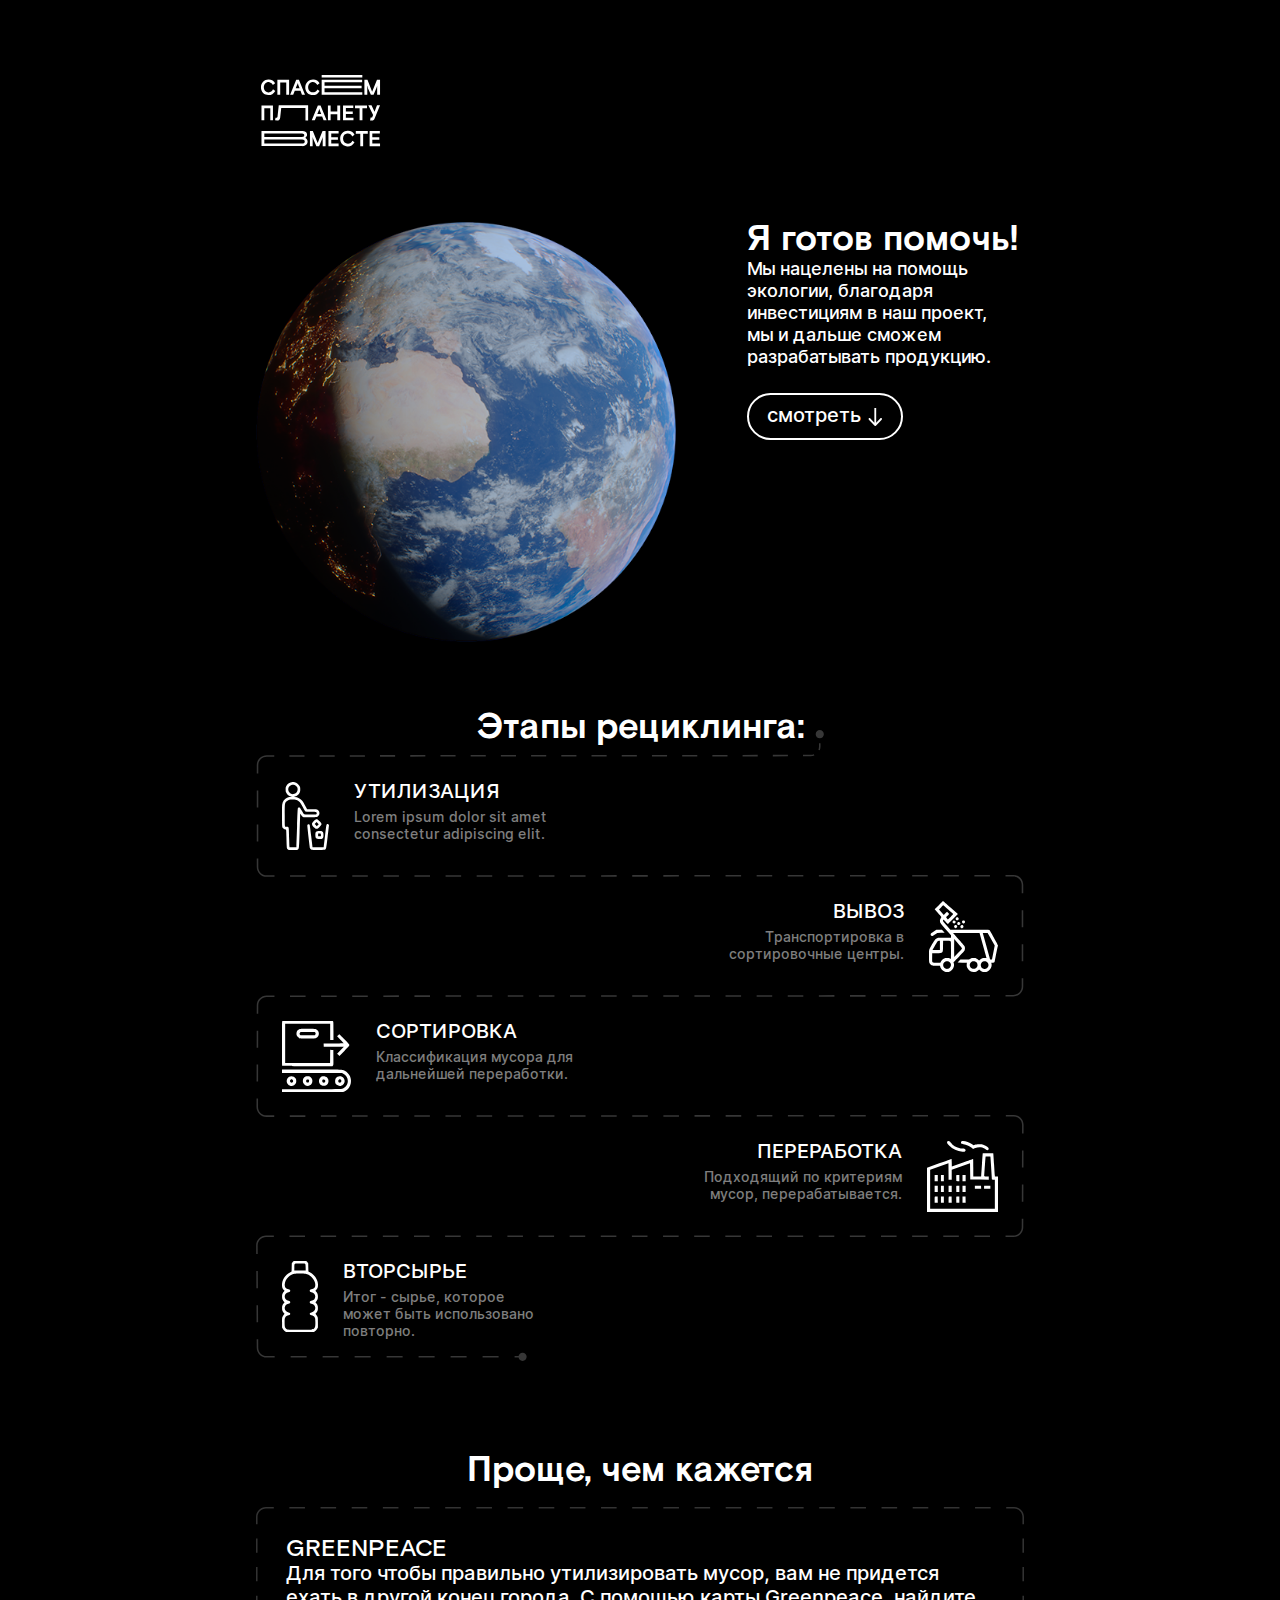
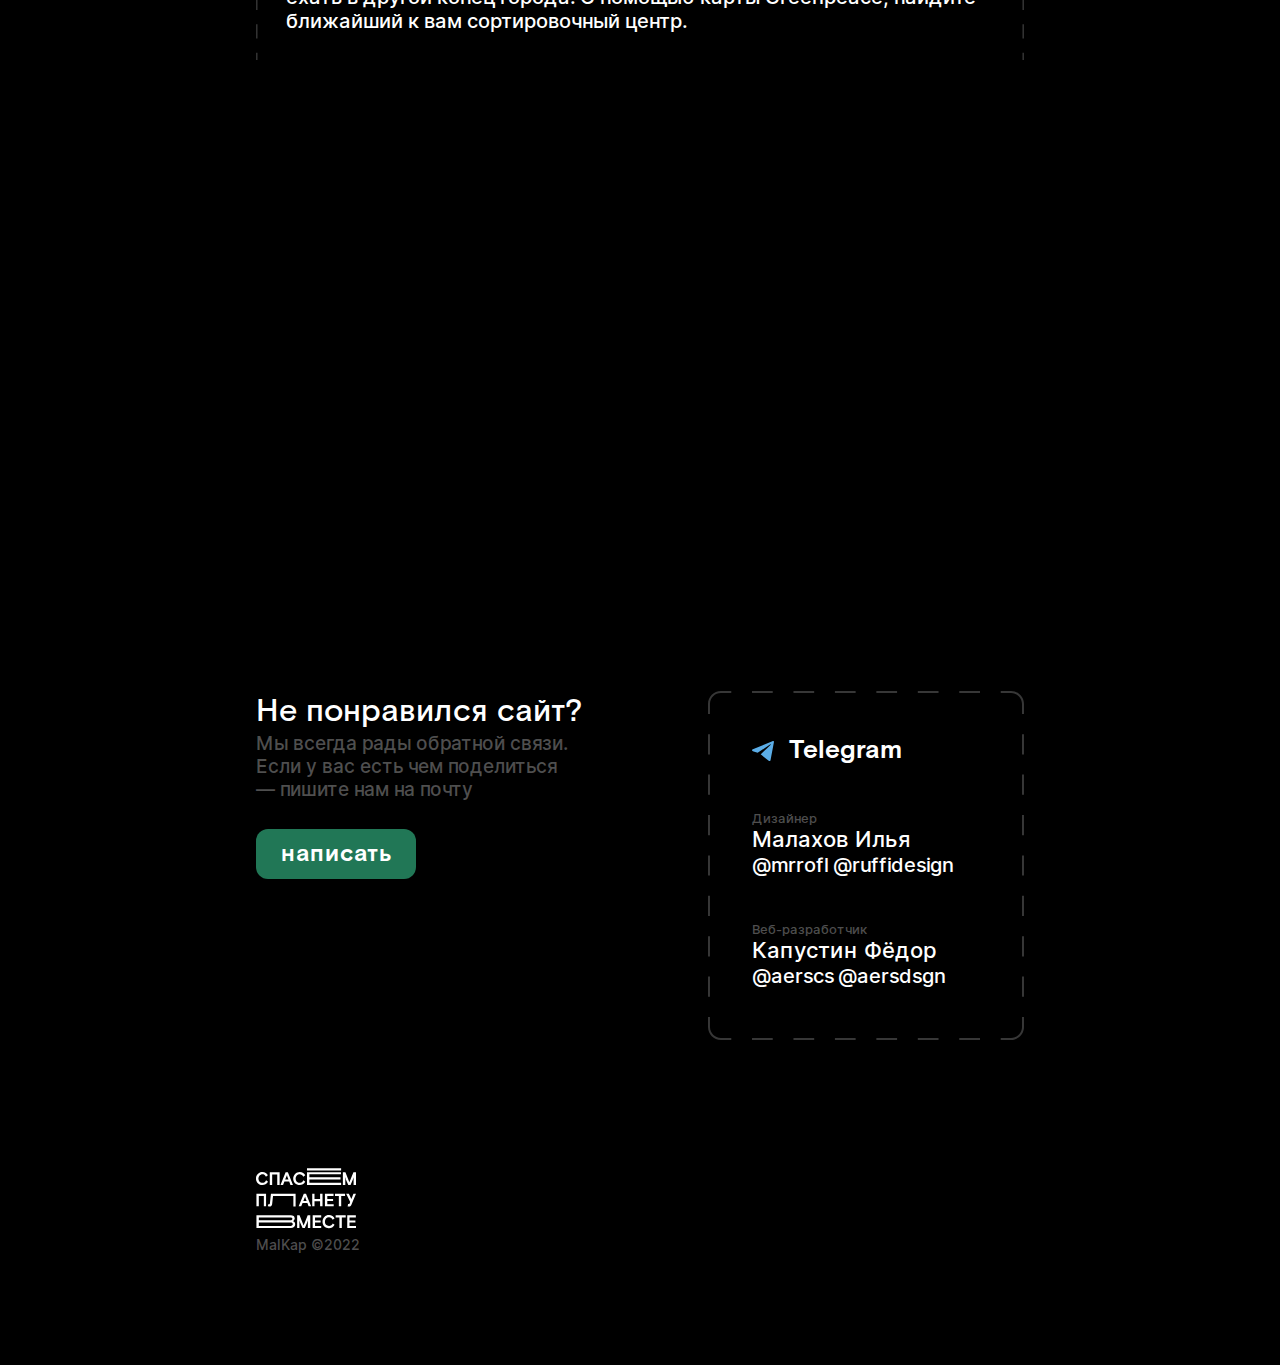
<file: index.html>
<!doctype html>
<html lang="ru">
    <head>
        <meta charset="UTF-8">
        <meta http-equiv="X-UA-Compatible" content="ie=edge">
        <link rel="stylesheet" href="./css/reset.css"> <!--CSS RESET-->
        <link rel="stylesheet" href="./css/style.css"> <!--Main stylesheet-->
        <link rel="stylesheet" href="./css/phonestyle.css"> <!--Mobile Responsive stylesheet-->
        <link rel="stylesheet" href="./css/tabletstyle.css"> <!--Tablet Adaptive stylesheet -->
	    <link rel="icon" type="image/x-icon" href="images/mklogo.ico">
        <meta name="viewport" content="width=device-width, initial-scale=1.0">
        <title> MalKap Workspace </title>
    </head>
    
    <body>
        <div class="container">
            <div id="header" class="header">
                <a href="https://malkap.space" class="spt_img"></a>
            </div>
            <div id="titlepage" class="titlepage">
                <div class="earth_img"></div>
                <div class="maintext">
                    <h1 class="main_title">Я готов помочь!</h1>
                    <p class="main_p">Мы нацелены на помощь экологии, благодаря инвестициям  в наш проект, мы и дальше сможем разрабатывать продукцию.</p>
                    <div class="button">
                        <a href="#greenpeace" class="btn">
                            <div class="watchtext">смотреть</div>
                            <div class="arrowdn"></div>
                        </a>
                    </div>
                </div>
            </div>
            <div class="recyclinglevels">
                <h1 class="levels_title">Этапы рециклинга:</h1>
                <div class="levelsof">
                    <div class="util">
                        <div class="trash_img"></div>
                        <div class="utiltext">
                            <h3 class="util_title">УТИЛИЗАЦИЯ</h3>
                            <p class="util_p">Lorem ipsum dolor sit amet consectetur adipiscing elit.</p>
                        </div>
                    </div>
                    <div class="removal">
                        <div class="removaltext">
                            <h3 class="removal_title">ВЫВОЗ</h3>
                            <p class="removal_p">Транспортировка в сортировочные центры.</p>
                        </div>
                        <div class="truck_img"></div>
                    </div>
                    <div class="sort">
                        <div class="sort_img"></div>
                        <div class="sorttext">
                            <h3 class="sort_title">СОРТИРОВКА</h3>
                            <p class="sort_p">Классификация мусора для дальнейшей переработки.</p>
                        </div>
                    </div>
                    <div class="fabric">
                        <div class="fabrictext">
                            <h3 class="fabric_title">ПЕРЕРАБОТКА</h3>
                            <p class="fabric_p">Подходящий по критериям мусор, перерабатывается.</p>
                        </div>
                        <div class="fabric_img"></div>
                    </div>
                    <div class="recyclables">
                        <div class="recyclables_img"></div>
                        <div class="recyclablestext">
                            <h3 class="recyclables_title">ВТОРСЫРЬЕ</h3>
                            <p class="recyclables_p">Итог - сырье, которое может быть использовано повторно.</p>
                        </div>
                    </div>
                </div>
            </div>
            <div id="greenpeace" class="greenpeace">
                <h1 class="easierthan_title">Проще, чем кажется</h1>
                <div class="greenpeace_bg">
                    <div class="greenpeacetext">
                        <h2 class="greenpeace_title">GREENPEACE</h2>
                        <p class="greenpeace_p">Для того чтобы правильно утилизировать мусор, вам не придется ехать в другой конец города. С помощью карты Greenpeace, найдите ближайший к вам сортировочный центр.</p>
                    </div>
                </div>
                <iframe class="map" src="https://recyclemap.ru/?frame_mode=1" width="100%" height="100%" frameborder="0" loading="lazy"></iframe>
            </div>
            <div class="feedback">
                <div class="post">
                    <h2 class="post_title">Не понравился сайт?</h2>
                    <p class="post_p">Мы всегда рады обратной связи. Если у вас есть чем поделиться
                        — пишите нам на почту</p>
                    <a href="mailto:feedbackmalkap@gmail.com" class="fbutton">написать</a>
                </div>
               <div class="telegram">
                    <div class="tglogo">
                        <div class="tg_img"></div>
                        <p class="tg_title">Telegram</p>
                    </div>
                   <div class="ilya">
                       <h4 class="designer">Дизайнер</h4>
                       <h3 class="iname">Малахов Илья</h3>
                       <a href="https://t.me/mrrofl" class="mrrofl">@mrrofl</a>
                       <a href="https://t.me/ruffidesign" class="ruffidesign">@ruffidesign</a>
                   </div>
                   <div class="fedor">
                       <h4 class="webdev">Веб-разработчик</h4>
                       <h3 class="fname">Капустин Фёдор</h3>
                       <a href="https://t.me/aerscs" class="aerscs">@aerscs</a>
                       <a href="https://t.me/aersdsgn" class="aersdsgn">@aersdsgn</a>
                   </div>
               </div>
            </div>
            <div class="latest">
                <a href="https://malkap.space" class="fspt_img"></a>
                <h3 class="copyright">MalKap ©2022</h3>
            </div>
        </div>
    </body>
</html>
</file>
<file: css/style.css>
@font-face {
    font-family: "basisgrotesquepro";
    src: url(./fonts/basisgrotesquepro-black.eot);
    src: url(./fonts/basisgrotesquepro-black.eot?#iefix) format("embedded-opentype");
    src: url(./fonts/basisgrotesquepro-black.woff2) format("woff2");
    src: url(./fonts/basisgrotesquepro-black.woff) format("woff");
    src: url(./fonts/basisgrotesquepro-black.ttf) format("truetype");
    font-weight: bolder;
    font-style: normal;
}

@font-face {
    font-family: "basisgrotesquepro";
    src: url(./fonts/basisgrotesquepro-bold.eot);
    src: url(./fonts/basisgrotesquepro-bold.eot?#iefix) format("embedded-opentype");
    src: url(./fonts/basisgrotesquepro-bold.woff2) format("woff2");
    src: url(./fonts/basisgrotesquepro-bold.woff) format("woff");
    src: url(./fonts/basisgrotesquepro-bold.ttf) format("truetype");
    font-weight: bold;
    font-style: normal;
}

@font-face {
    font-family: "basisgrotesquepro";
    src: url(./fonts/basisgrotesquepro-medium.eot);
    src: url(./fonts/basisgrotesquepro-medium.eot?#iefix) format("embedded-opentype");
    src: url(./fonts/basisgrotesquepro-medium.woff2) format("woff2");
    src: url(./fonts/basisgrotesquepro-medium.woff) format("woff");
    src: url(./fonts/basisgrotesquepro-medium.ttf) format("truetype");
    font-weight: normal;
    font-style: normal;

}

@font-face {
    font-family: "inter";
    src: url(./fonts/inter-medium.eot);
    src: url(./fonts/inter-medium.eot?#iefix) format("embedded-opentype");
    src: url(./fonts/inter-medium.woff2) format("woff2");
    src: url(./fonts/inter-medium.woff) format("woff");
    src: url(./fonts/inter-medium.ttf) format("truetype");
    font-weight: normal;
    font-style: normal;

}

html {
    scroll-behavior: smooth;
}

body {
    -webkit-font-smoothing: antialiased !important;
    -moz-osx-font-smoothing: grayscale !important;
    background: #000000;
    margin:0;
    padding:0;
}

*,
*:before,
*:after {
        box-sizing: border-box;
}

h1,h2,h3,h4,h5,h6,p {
    margin: 0;
    color: #fff;
}

h1{
    font-family: "basisgrotesquepro";
    font-weight: bolder;
    font-size: 48px;
}

h2{
    text-align: left;
    font-family: "basisgrotesquepro";
    font-weight: bold;
    font-size: 36px;
}

h3{
    font-family: "inter";
    font-weight: normal;
    font-size: 24px;
}

h4{
    font-family: "inter";
    font-weight: normal;
    font-size: 24px;
    color: #ffffff50;
}

p{
    font-family: "inter";
    font-weight: normal;
}

.container {
    width: 100%;
    max-width: 1000px;
    margin: 0 auto;
}

.header{
    margin-top: 75px;
    width: 100%;
    display: flex;
    justify-content: flex-start;
}

.spt_img{
    width: 129px;
    height: 72px;
    background: url(../images/spt.svg) center top no-repeat;
    background-size: 100% 100%; 
}

.titlepage{
    margin-top: 75px;
    display: flex;
    justify-content: flex-start;
}

.earth_img{
    width: 539px;
    height: 539px;
    background: url(../images/earth.webp) center top no-repeat;
    background-size: 100%;
}   

.maintext{
    margin-left: 91px;
}

.main_p{
    font-size: 23px;
    line-height: 28px;
    max-width: 350px;
}

.button{
    margin-top: 25px;
    max-width: 215px;
    max-height: 60px;
}

.btn{
    padding-left: 22px;
    padding-top: 10px;
    padding-bottom: 14px;
    padding-right: 22px;
    display: flex;
    align-items: flex-end;
    justify-content: space-between;
    text-decoration: none;
    
    border: 2px solid #fff;
    border-radius: 32px;
}

.watchtext{
    font-family: "inter";
    font-weight: normal;
    font-size: 28px;
    color: #fff;
    text-transform: lowercase;
    line-height: 24px;
}

.arrowdn{
    width: 22px;
    height: 29px;
    background: url(../images/arrow.svg) center top no-repeat;
    background-size: 100% 100%; 
}

.recyclinglevels{
    height: 858px;
    background: url(../images/recyclebg.svg) center center no-repeat;
    background-size: 100% 100%;
    display: flex;
    justify-content: center;
    margin-top: 68px;
}

.levels_title{
    font-weight: bold;
    margin-top: -18px;
    position: absolute;
    text-align: center;
}

.levelsof{
    display: flex;
    flex-direction: column;
    margin-top: 52px;
    justify-content: flex-start;
    width: 100%;
}

.levelsof > div {
    margin: 1px;
    padding: 38px;
    height: 154px;
  }

  .levelsof > div > div > p {
    margin-top: 0.5em;
  }

.util,
.sort,
.recyclables{
    display: flex;
    justify-content: flex-start;
}

.removal,
.fabric{
    display: flex;
    justify-content: flex-end;
}

.utiltext,
.sorttext,
.recyclablestext{
    margin-left: 38px;
    text-align: left;
}

.removaltext,
.fabrictext{
    margin-right: 38px;
    text-align: right;
}

.util_p,
.removal_p,
.sort_p,
.fabric_p,
.recyclables_p{
    font-weight: normal;
    font-size: 16px;
    line-height: 19px;
    color: rgb(255, 255, 255, 0.5);
    width: 234px;
}

.trash_img{
    background: url(../images/trash.svg) center center no-repeat;
    background-size: 100%;
    width: 54px;
    height: 78px;
}

.truck_img{
    background: url(../images/truck.svg) center center no-repeat;
    background-size: 100%;
    width: 76px;
    height: 78px;
}

.sort_img{
    background: url(../images/sort.svg) center center no-repeat;
    background-size: 100%;
    width: 75px;
    height: 78px;
}

.fabric_img{
    background: url(../images/fabric.svg) center center no-repeat;
    background-size: 100%;
    width: 78px;
    height: 78px;
}

.recyclables_img{
    background: url(../images/recyclables.svg) center center no-repeat;
    background-size: 100%;
    width: 39px;
    height: 78px;
}

.greenpeace{
    width: 100%;
    text-align: center;
    margin-top: 86px;
    height: 872px;
    display: flex;
    flex-direction: column;
}

.easierthan_title{
    font-weight: bold;
    text-align: center;
}

.greenpeace_bg{
    margin-top: 21px;
    height: 199px;
    width: 100%;
    background: url(../images/easierpath.svg) center top no-repeat;
    background-size: 100%;
    padding: 30px;
}

.greenpeace_p{
    text-align: left;
    font-weight: normal;
    font-size: 23px;
    line-height: 28px;
    color: #FFFFFF;
    width: 867px;
}

.map{
    width: 100%;
    height: 600px;
}

.feedback{
    margin-top: 150px;
    height: 365px;
    display: flex;
    flex-direction: row;
    justify-content: space-between;
    
}

.feedback > div > div > h4{
    font-size: 15px;
    line-height: 18px;
}

.post_title{
    font-size: 36px;
    line-height: 46px;
}

.post_p{
    font-family: "inter";
    font-size: 22px;
    line-height: 28px;
    color: #ffffff50;
    width: 384px;
}

.fbutton{
    margin-top: 28px;
    width: 160px;
    height: 50px;
    display: flex;
    justify-content: center;
    align-items: center;
    background-color: #217756;
    border-radius: 12px;
    font-family: "basisgrotesquepro";
    font-weight: bold;
    font-size: 24px;
    text-decoration: none;
    color: #fff;

}

.telegram{
    width: 387px;
    height: 367px;
    background: url(../images/tgpath.svg) center center no-repeat;
    background-size: 100%;
    display: flex;
    flex-direction: column;
    padding: 40px;
}

.tglogo{
    display: flex;
    flex-direction: row;
    justify-content: flex-start;
    align-items: center;
}

.tg_title{
    font-family: "basisgrotesquepro";
    font-weight: bold;
    line-height: 31px;
    text-decoration: none;
    color: #fff;
    font-size: 32px;
    margin-left: 15px;
}

.tg_img{
    width: 26px;
    height: 23px;
    background: url(../images/tglogo.svg) center center no-repeat;
    background-size: 100%;
}

.ilya,
.fedor{
    margin-top: 44px;
}

.iname,
.fname{
    font-size: 24px;
    line-height: 29px;
}

.mrrofl,
.ruffidesign,
.aerscs,
.aersdsgn{
    font-family: "inter";
    font-weight: normal;
    font-size: 24px;
    line-height: 29px;
    text-decoration: none;
    color: #fff;
}

.latest{
    margin-top: 110px;
    margin-bottom: 110px;
}

.fspt_img{
    display: inline-block;
    width: 100px;
    height: 65px;
    background: url(../images/spt.svg) center top no-repeat;
    background-size: 100% 100%;
}

.copyright{
    font-size: 14px;
    line-height: 21px;
    color: #ffffff50;
}
</file>
<file: css/phonestyle.css>
/*100×([px]÷[resolution])=[vw]*/

@media screen and (max-width: 768px){

    h1{
        font-family: "basisgrotesquepro";
        font-weight: bold;
        font-size: 7.22vw;
    }
    
    h2{
        text-align: left;
        font-family: "basisgrotesquepro";
        font-weight: normal;
        font-size: 7.22vw;
        line-height: 46px;
    }
    
    h3{
        font-family: "inter";
        font-weight: normal;
        font-size: 4.44px;
    }
    
    .container {
        display: flex;
        flex-direction: column;
        justify-content: center;
        align-content: center;
        align-items: center;
        width: 89%;
    }

    .header{
        margin-top: 18px;
        justify-content: center;
    }

    .titlepage{
        width: 100vw;
        height: 164.17vw;
        margin-top: 4.16vw;
        flex-direction: column;
        justify-content: space-between;
        background: url(../images/titlepathmob.svg) center top no-repeat;
        background-size: 100% 100%;
    }
    
    .earth_img{
        margin-left: -52.78vw;
        width: 114.72vw;
        height: 114.72vw;
        transform: scaleX(-1); 
    }   
    
    .maintext{
        margin-bottom: 5.28vw;
        margin-left: 11.11vw;
    }
    
    .main_title{
        line-height: 11.39vw;
        font-weight: bold;
        font-size: 8.89vw;
    }
    
    .main_p{
        font-weight: normal;
        font-size: 4.17vw;
        line-height: 5vw;
        color: #fff;
        width: 60vw;
        min-width: 60vw;
    }
    
    .button{
        position: absolute;
        margin-top: -60vw;
        margin-left: 62vw;
        width: 14.72vw;
        height: 14.72vw;
        background: url(../images/buttonmob.svg) center center no-repeat;
        background-size: 100% 100%;
        max-width: 14.72vw;
        max-height: 14.7vh;

    }
    
    .btn{
        width: 14.72vw;
        height: 14.72vw;
        padding-bottom: 12px;
        display: flex;
        border: none;
    }
    
    .watchtext,
    .arrowdn{
        display: none;
    }

    .recyclinglevels{
        height: 150.46vw;
        background: url(../images/recyclebgmob.svg) center center no-repeat;
        background-size: 100% 100%;
        margin-top: 30.74vw;
    }
    
    .levels_title{
        margin-left: -10vw;
        margin-top: -10.19vw;
    }
    
    .levelsof{
        align-items: center;
        margin-top: 1.94vw;
    }
    
    .levelsof > div{
        padding: 6.11vw;
        height: 28.06vw;
        width: 89.44vw;
    }
    
    .levelsof > div > div > p{
        font-size: 3.05vw;
        line-height: 3.61vw;
    }
    
    .levelsof > div > div > h3{
        font-size: 4.44vw;
    }
    
    .utiltext,
    .sorttext,
    .recyclablestext{
        margin-left: 4.16vw;
    }
        
    .removaltext,
    .fabrictext{
        margin-right: 4.16vw;
    }
    
    .util_p,
    .removal_p,
    .sort_p,
    .fabric_p,
    .recyclables_p{
        width: 45.85vw;
    }
        
    .trash_img{
        width: 9.72vw;
        height: 14.16vw;
    }

    .truck_img{
        width: 13.88vw;
        height: 14.16vw;
    }

    .sort_img{
        width: 13.88vw;
        height: 14.16vw;
    }

    .fabric_img{
        width: 13.88vw;
        height: 14.16vw;
    }

    .recyclables_img{
        width: 8.33vw;
        height: 16.11vw;
    }

    .greenpeace{
        margin-top: 14.72vw;
        height: 169.17vw;
    }

    .greenpeace_bg{
        height: 49.16vw;
        width: 88.88vw;
        background: url(../images/easierpathmob.svg) center top no-repeat;
        background-size: 100% 100%;
        padding: 0px;
    }

    .greenpeacetext{
        padding: 5.55vw;
    }


    .greenpeace_title{
        font-weight: normal;
        font-size: 6.11vw;
        line-height: 7.77vw;
    }
    
    .greenpeace_p{
        font-size: 4.17vw;
        line-height: 5vw;
        color: #ffffff50;
        width: 68.88vw;
    }
    
    .map{
        width: 88.88vw;
        height: 88.88vw;
    }

    .feedback{
        margin-top: 0;
        height: 148.61vw;
        flex-direction: column;
        
    }

    .post_title{
        font-size: 7.22vw;
        line-height: 9.44vw;
    }
    
    .post_p{
        font-size: 4.17vw;
        line-height: 5.28vw;
        width: 68.61vw;
    }
    
    .fbutton{
        margin-top: 5vw;
        width: 34.17vw;
        height: 10.83vw;
        font-size: 5.56vw;
    }
    
    .telegram{
        width: 89.16vw;
        height: 86.38vw;
        background: url(../images/tgpathmob.svg) center center no-repeat;
        background-size: 100% 100%;
        padding: 11.11vw;
    }
    
    .tg_title{
        line-height: 8.89vw;
        font-size: 7.22vw;
        margin-left: 3.61vw;
    }
    
    .tg_img{
        width: 6.67vw;
        height: 6.11vw;
    }
    
    .ilya,
    .fedor{
        margin-top: 8.33vw;
    }
    
    .iname,
    .fname{
        font-size: 6.11vw;
        line-height: 7.5vw;
    }
    
    .mrrofl,
    .ruffidesign,
    .aerscs,
    .aersdsgn{
        font-size: 5.55vw;
        line-height: 6.66vw;
    }

    .latest{
        margin-top: 10.27vw;
        margin-bottom: 10.27vw;
    }
    
    .fspt_img{
        width: 22vw;
        height: 14.33vw;
    }

    .copyright{
        font-size: 3.05vw;
        line-height: 3.61vw;
    }
}
</file>
<file: css/tabletstyle.css>
@media screen and (max-width: 1440px) and (min-width: 769px){
    
h1{
    font-size: 36px;
}

h2{
    font-weight: normal;
    font-size: 24px;
}

h3{
    font-size: 20px;
}

h4{
    font-size: 14px;
}

.container {
    max-width: 768px;
}

.earth_img{
    width: 420px;
    height: 420px;
}   

.maintext{
    margin-left: 71px;
}

.main_p{
    font-size: 18px;
    line-height: 22px;
    max-width: 251px;
}

.button{
    margin-top: 25px;
    max-width: 156px;
    max-height: 44px;
}

.btn{
    display: inline-block;
    vertical-align: top;
    padding-left: 18px;
    padding-top: 8px;
    padding-bottom: 11px;
    padding-right: 19px;
    display: flex;
    align-items: flex-end;
    justify-content: space-between;
    text-decoration: none;
    
    border: 2px solid #fff;
    border-radius: 32px;
}

.watchtext{
    font-size: 20px;
}

.arrowdn{
    width: 14px;
    height: 19px;
    background: url(../images/arrow.svg) center top no-repeat;
    background-size: 100% 
}

.recyclinglevels{
    height: 671px;
}

.levels_title{
    margin-top: 0px;
}

.levelsof{
    margin-top: 45px;
}

.levelsof > div {
    margin: 1px;
    padding: 25px;
    height: 118px;
  }

.utiltext,
.sorttext,
.recyclablestext{
    margin-left: 25px;
}

.removaltext,
.fabrictext{
    margin-right: 25px;
}

.util_p,
.removal_p,
.sort_p,
.fabric_p,
.recyclables_p{
    font-size: 14px;
    line-height: 17px;
    width: 209px;
}

.trash_img{
    width: 47px;
    height: 69px;
}

.truck_img{
    width: 69px;
    height: 71px;
}

.sort_img{
    width: 69px;
    height: 71px;
}

.fabric_img{
    width: 71px;
    height: 71px;
}

.recyclables_img{
    width: 36px;
    height: 71px;
}

.greenpeace{
    margin-top: 72px;
    height: 688px;
}

.greenpeace_bg{
    margin-top: 18px;
    height: auto;
}

.greenpeace_p{
    font-size: 20px;
    line-height: 24px;
    width: 707px;
}

.map{
    height: 460px;
}

.feedback > div > div > h4{
    font-size: 13px;
    line-height: 16px;
}

.post_title{
    font-size: 32px;
    line-height: 41px;
}

.post_p{
    font-size: 19px;
    line-height: 23px;
    width: 313px;
}

.telegram{
    width: 316px;
    height: 349px;
    background: url(../images/tgpathtablet.svg) center center no-repeat;
    background-size: 100%;
    padding: 44px;
}

.tg_title{
    font-size: 26px;
    line-height: 31px;
}

.tg_img{
    width: 22px;
    height: 20px;
}

.ilya,
.fedor{
    margin-top: 44px;
}

.iname,
.fname{
    font-size: 22px;
    line-height: 27px;
}

.mrrofl,
.ruffidesign,
.aerscs,
.aersdsgn{
    font-size: 20px;
    line-height: 24px;
}

}
</file>
